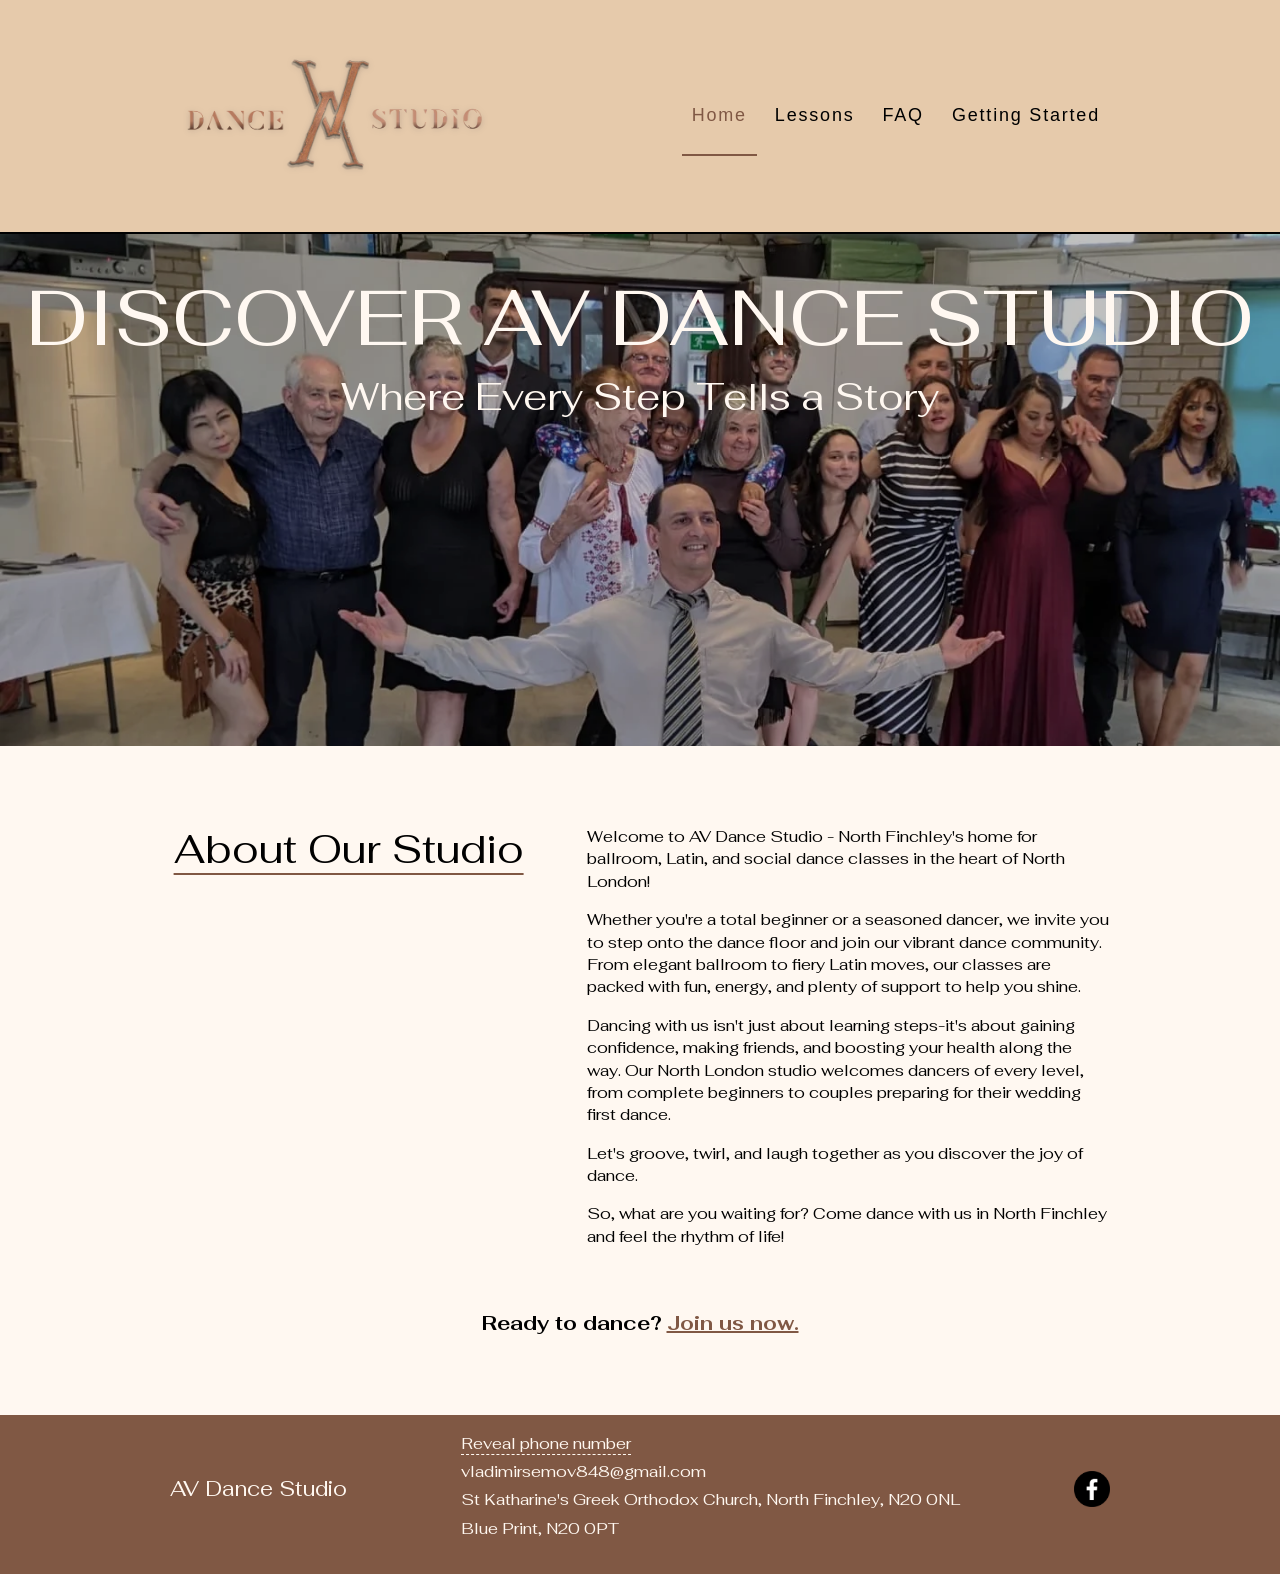
<file: index.html>
<!DOCTYPE html>
<html lang="en">
<head>
<meta charset="UTF-8">
<meta name="viewport" content="width=device-width, initial-scale=1.0">
<title>Dance Classes in North Finchley & North London | AV Dance Studio</title>
<meta name="description" content="Learn to dance with confidence at AV Dance Studio in North Finchley. Ballroom, Latin, wedding first dances & group classes for all ages. Book now.">
<link rel="canonical" href="https://www.avdancestudio.co.uk/">
<link rel="icon" type="image/webp" href="images/logo.webp">
<meta property="og:title" content="Dance Classes in North Finchley & North London | AV Dance Studio">
<meta property="og:description" content="Learn to dance with confidence at AV Dance Studio in North Finchley. Ballroom, Latin, wedding first dances & group classes for all ages.">
<meta property="og:image" content="https://www.avdancestudio.co.uk/images/og-cover.webp">
<meta property="og:url" content="https://www.avdancestudio.co.uk/">
<meta property="og:type" content="website">
<meta property="og:locale" content="en_GB">
<script type="application/ld+json">
{
  "@context": "https://schema.org",
  "@type": "DanceSchool",
  "name": "AV Dance Studio",
  "image": "https://www.avdancestudio.co.uk/images/hero-v2.webp",
  "url": "https://www.avdancestudio.co.uk",
  "telephone": "+447717380266",
  "email": "info@avdancestudio.co.uk",
  "address": [
    {
      "@type": "PostalAddress",
      "streetAddress": "St Katharine's Greek Orthodox Church",
      "addressLocality": "North Finchley",
      "postalCode": "N20 0NL",
      "addressCountry": "GB"
    },
    {
      "@type": "PostalAddress",
      "streetAddress": "Blue Print",
      "addressLocality": "North Finchley",
      "postalCode": "N20 0PT",
      "addressCountry": "GB"
    }
  ],
  "areaServed": ["North Finchley", "North London", "London", "Barnet", "Finchley"],
  "openingHoursSpecification": [
    {
      "@type": "OpeningHoursSpecification",
      "dayOfWeek": ["Monday", "Tuesday", "Wednesday", "Thursday", "Friday"],
      "opens": "10:00",
      "closes": "22:00"
    }
  ],
  "priceRange": "££"
}
</script>
<script type="application/ld+json">
{
  "@context": "https://schema.org",
  "@type": "WebSite",
  "name": "AV Dance Studio",
  "url": "https://www.avdancestudio.co.uk"
}
</script>
<link rel="stylesheet" href="styles.css">
</head>
<body>

<a href="#top" class="skip-link">Skip to main content</a>

<header class="site-header">
  <div class="header-inner">
    <a href="#top" class="brand">
      <img src="images/logo.webp" width="1500" height="567" loading="lazy" alt="AV Dance Studio logo" class="brand-logo">
    </a>
    <nav class="main-nav">
      <ul>
        <li><a href="#top" class="active">Home</a></li>
        <li><a href="lessons.html">Lessons</a></li>
        <li><a href="faq.html">FAQ</a></li>
        <li><a href="getting-started.html">Getting Started</a></li>
      </ul>
    </nav>
  </div>
  <button class="nav-toggle" id="nav-toggle" aria-label="Toggle navigation" aria-expanded="false">
    <span></span><span></span><span></span>
  </button>
  <nav class="mobile-nav" id="main-nav">
    <ul>
      <li><a href="#top" class="active">Home</a></li>
      <li><a href="lessons.html">Lessons</a></li>
      <li><a href="faq.html">FAQ</a></li>
      <li><a href="getting-started.html">Getting Started</a></li>
    </ul>
  </nav>
</header>

<section class="hero" id="top">
  <img src="images/hero-v2.webp" width="1424" height="1200" alt="Group of dance students celebrating together at AV Dance Studio, North Finchley" class="hero-bg">
  <div class="hero-overlay"></div>
  <div class="hero-content">
    <h1>Discover AV Dance Studio</h1>
    <h2>Where Every Step Tells a Story</h2>
  </div>
</section>

<section class="about" id="about">
  <div class="container">
    <div class="about-grid">
      <div class="about-heading">
        <h2 class="page-title">About Our Studio</h2>
      </div>
      <div class="about-text">
        <p>Welcome to AV Dance Studio - North Finchley's home for ballroom, Latin, and social dance classes in the heart of North London!</p>
        <p>Whether you're a total beginner or a seasoned dancer, we invite you to step onto the dance floor and join our vibrant dance community. From elegant ballroom to fiery Latin moves, our classes are packed with fun, energy, and plenty of support to help you shine.</p>
        <p>Dancing with us isn't just about learning steps-it's about gaining confidence, making friends, and boosting your health along the way. Our North London studio welcomes dancers of every level, from complete beginners to couples preparing for their wedding first dance.</p>
        <p>Let's groove, twirl, and laugh together as you discover the joy of dance.</p>
        <p>So, what are you waiting for? Come dance with us in North Finchley and feel the rhythm of life!</p>
      </div>
    </div>
    <p class="about-cta">Ready to dance? <a href="getting-started.html" class="cta-link">Join us now.</a></p>
  </div>
</section>

<footer class="site-footer">
  <div class="container footer-grid">
    <p class="footer-title">AV Dance Studio</p>
    <div class="footer-contact">
      <p><span class="footer-phone-reveal" role="button" tabindex="0">Reveal phone number</span></p>
      <p><a href="mailto:vladimirsemov848@gmail.com">vladimirsemov848@gmail.com</a></p>
      <p>St Katharine's Greek Orthodox Church, North Finchley, N20 0NL</p>
      <p>Blue Print, N20 0PT</p>
    </div>
    <a href="https://www.facebook.com/profile.php?id=61595454142704" target="_blank" rel="noopener" class="footer-social">
      <img src="images/facebook.webp" width="201" height="201" loading="lazy" alt="AV Dance Studio on Facebook">
    </a>
  </div>
</footer>

<script src="script.js" defer></script>
</body>
</html>
</file>
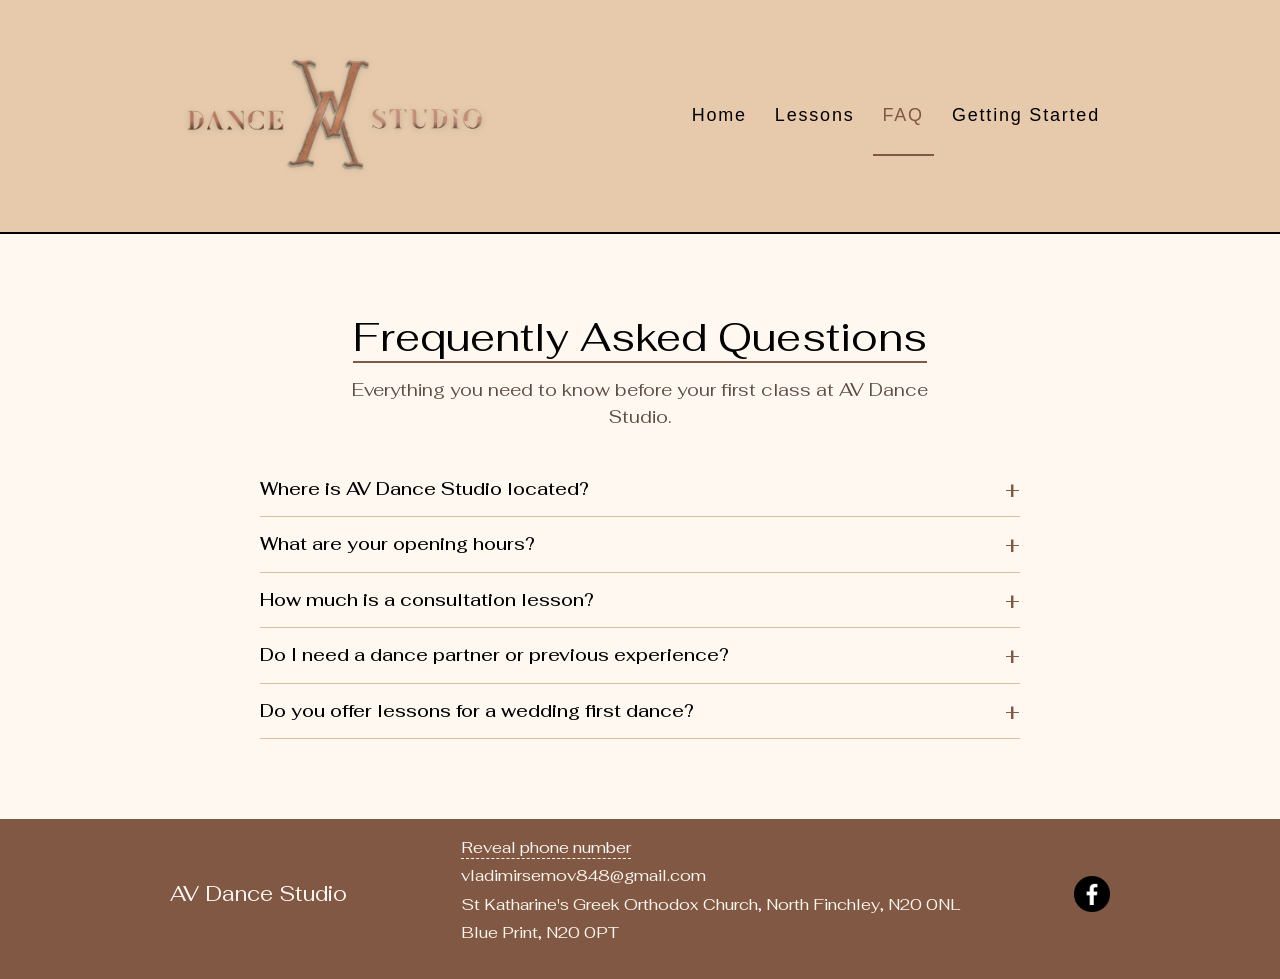
<file: faq.html>
<!DOCTYPE html>
<html lang="en">
<head>
<meta charset="UTF-8">
<meta name="viewport" content="width=device-width, initial-scale=1.0">
<title>FAQs — Dance Classes & Lessons | AV Dance Studio, North Finchley</title>
<meta name="description" content="Got questions about dance classes in North Finchley? Find answers on pricing, partners, wedding lessons & more at AV Dance Studio.">
<link rel="canonical" href="https://www.avdancestudio.co.uk/faq.html">
<link rel="icon" type="image/webp" href="images/logo.webp">
<meta property="og:title" content="FAQs — Dance Classes & Lessons | AV Dance Studio">
<meta property="og:description" content="Got questions about dance classes in North Finchley? Find answers on pricing, partners, wedding lessons & more.">
<meta property="og:image" content="https://www.avdancestudio.co.uk/images/og-cover.webp">
<meta property="og:url" content="https://www.avdancestudio.co.uk/faq.html">
<meta property="og:type" content="website">
<meta property="og:locale" content="en_GB">
<script type="application/ld+json">
{
  "@context": "https://schema.org",
  "@type": "DanceSchool",
  "name": "AV Dance Studio",
  "image": "https://www.avdancestudio.co.uk/images/hero-v2.webp",
  "url": "https://www.avdancestudio.co.uk",
  "telephone": "+447717380266",
  "email": "info@avdancestudio.co.uk",
  "address": [
    {
      "@type": "PostalAddress",
      "streetAddress": "St Katharine's Greek Orthodox Church",
      "addressLocality": "North Finchley",
      "postalCode": "N20 0NL",
      "addressCountry": "GB"
    },
    {
      "@type": "PostalAddress",
      "streetAddress": "Blue Print",
      "addressLocality": "North Finchley",
      "postalCode": "N20 0PT",
      "addressCountry": "GB"
    }
  ],
  "areaServed": ["North Finchley", "North London", "London", "Barnet", "Finchley"],
  "openingHoursSpecification": [
    {
      "@type": "OpeningHoursSpecification",
      "dayOfWeek": ["Monday", "Tuesday", "Wednesday", "Thursday", "Friday"],
      "opens": "10:00",
      "closes": "22:00"
    }
  ],
  "priceRange": "££"
}
</script>
<script type="application/ld+json">
{
  "@context": "https://schema.org",
  "@type": "FAQPage",
  "mainEntity": [
    {
      "@type": "Question",
      "name": "Where is AV Dance Studio located?",
      "acceptedAnswer": { "@type": "Answer", "text": "We teach at two locations: St Katharine's Greek Orthodox Church, North Finchley, N20 0NL, and Blue Print, N20 0PT." }
    },
    {
      "@type": "Question",
      "name": "What are your opening hours?",
      "acceptedAnswer": { "@type": "Answer", "text": "Monday to Friday, 10:00-22:00." }
    },
    {
      "@type": "Question",
      "name": "How much is a consultation lesson?",
      "acceptedAnswer": { "@type": "Answer", "text": "£20 for a single New Student Consultation lesson, or £25 for a couple." }
    },
    {
      "@type": "Question",
      "name": "Do I need a dance partner or previous experience?",
      "acceptedAnswer": { "@type": "Answer", "text": "No. Our beginner lessons welcome total beginners, with or without a partner." }
    },
    {
      "@type": "Question",
      "name": "Do you offer lessons for a wedding first dance?",
      "acceptedAnswer": { "@type": "Answer", "text": "Yes. Our Wedding Package includes 4 personal lessons for £200." }
    }
  ]
}
</script>
<link rel="stylesheet" href="styles.css">
</head>
<body>

<a href="#faq" class="skip-link">Skip to main content</a>

<header class="site-header">
  <div class="header-inner">
    <a href="index.html" class="brand">
      <img src="images/logo.webp" width="1500" height="567" loading="lazy" alt="AV Dance Studio logo" class="brand-logo">
    </a>
    <nav class="main-nav">
      <ul>
        <li><a href="index.html">Home</a></li>
        <li><a href="lessons.html">Lessons</a></li>
        <li><a href="faq.html" class="active">FAQ</a></li>
        <li><a href="getting-started.html">Getting Started</a></li>
      </ul>
    </nav>
  </div>
  <button class="nav-toggle" id="nav-toggle" aria-label="Toggle navigation" aria-expanded="false">
    <span></span><span></span><span></span>
  </button>
  <nav class="mobile-nav" id="main-nav">
    <ul>
      <li><a href="index.html">Home</a></li>
      <li><a href="lessons.html">Lessons</a></li>
      <li><a href="faq.html" class="active">FAQ</a></li>
      <li><a href="getting-started.html">Getting Started</a></li>
    </ul>
  </nav>
</header>

<section class="faq" id="faq">
  <div class="container">
    <h1 class="page-title">Frequently Asked Questions</h1>
    <p class="section-intro">Everything you need to know before your first class at AV Dance Studio.</p>
    <div class="faq-list">
      <details class="faq-item">
        <summary>Where is AV Dance Studio located?</summary>
        <p>We teach at two locations: St Katharine's Greek Orthodox Church, North Finchley, N20 0NL, and Blue Print, N20 0PT.</p>
      </details>
      <details class="faq-item">
        <summary>What are your opening hours?</summary>
        <p>Monday to Friday, 10:00-22:00.</p>
      </details>
      <details class="faq-item">
        <summary>How much is a consultation lesson?</summary>
        <p>£20 for a single New Student <a href="lessons.html" class="text-link">Consultation lesson</a>, or £25 for a couple.</p>
      </details>
      <details class="faq-item">
        <summary>Do I need a dance partner or previous experience?</summary>
        <p>No. Our <a href="lessons.html" class="text-link">beginner lessons</a> welcome total beginners, with or without a partner.</p>
      </details>
      <details class="faq-item">
        <summary>Do you offer lessons for a wedding first dance?</summary>
        <p>Yes. Our <a href="lessons.html" class="text-link">Wedding Package</a> includes 4 personal lessons for £200.</p>
      </details>
    </div>
  </div>
</section>

<footer class="site-footer">
  <div class="container footer-grid">
    <p class="footer-title">AV Dance Studio</p>
    <div class="footer-contact">
      <p><span class="footer-phone-reveal" role="button" tabindex="0">Reveal phone number</span></p>
      <p><a href="mailto:vladimirsemov848@gmail.com">vladimirsemov848@gmail.com</a></p>
      <p>St Katharine's Greek Orthodox Church, North Finchley, N20 0NL</p>
      <p>Blue Print, N20 0PT</p>
    </div>
    <a href="https://www.facebook.com/profile.php?id=61595454142704" target="_blank" rel="noopener" class="footer-social">
      <img src="images/facebook.webp" width="201" height="201" loading="lazy" alt="AV Dance Studio on Facebook">
    </a>
  </div>
</footer>

<script src="script.js" defer></script>
</body>
</html>
</file>
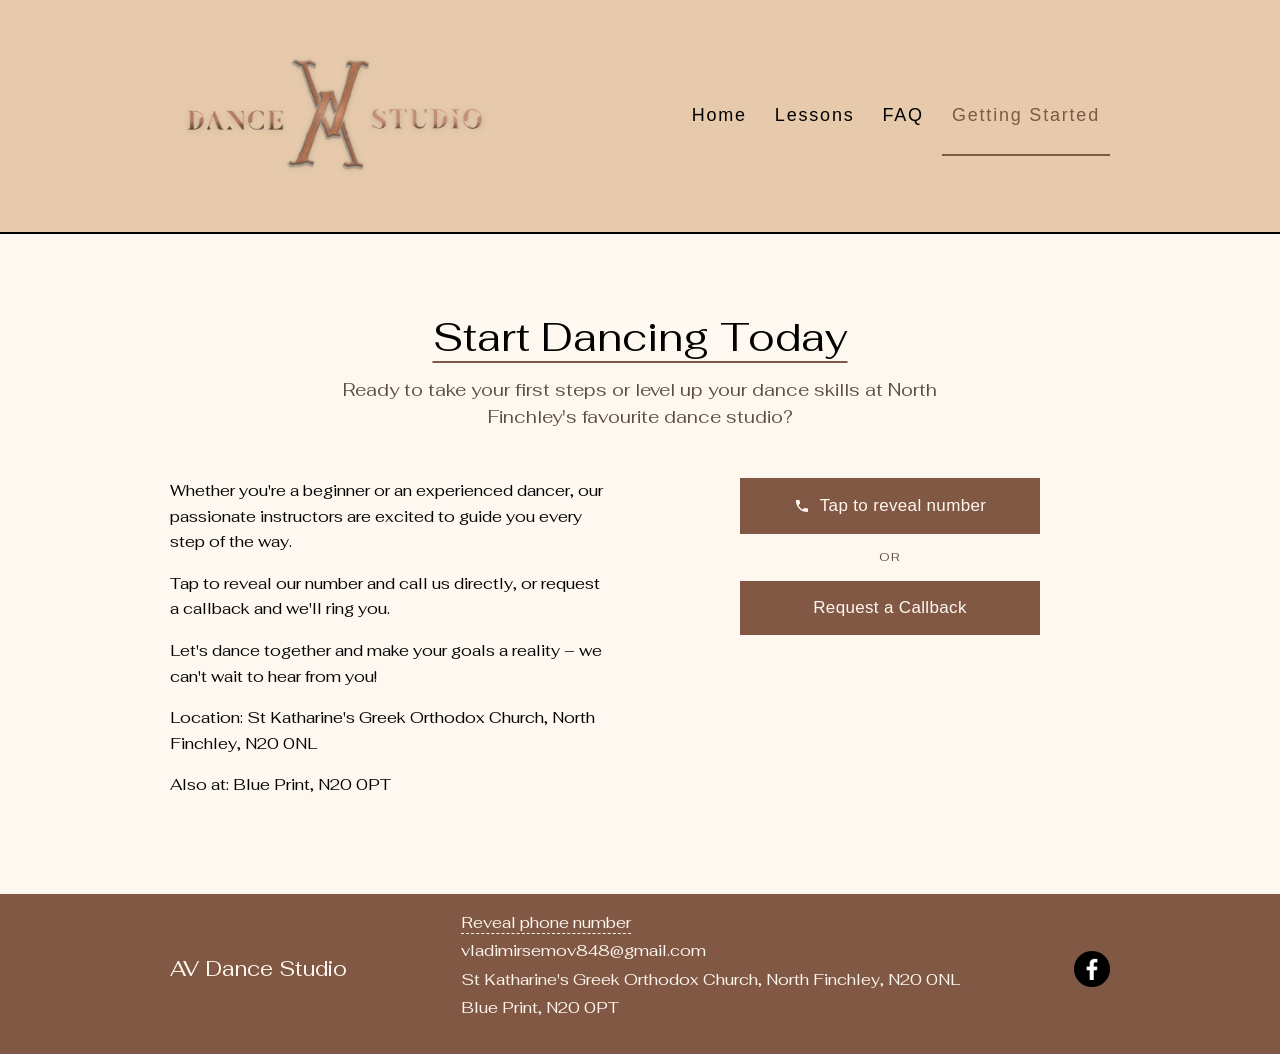
<file: getting-started.html>
<!DOCTYPE html>
<html lang="en">
<head>
<meta charset="UTF-8">
<meta name="viewport" content="width=device-width, initial-scale=1.0">
<title>Book a Dance Lesson in North Finchley | AV Dance Studio</title>
<meta name="description" content="Ready to start dancing? Book your first lesson at AV Dance Studio in North Finchley. Contact us today — beginners & couples welcome.">
<link rel="canonical" href="https://www.avdancestudio.co.uk/getting-started.html">
<link rel="icon" type="image/webp" href="images/logo.webp">
<meta property="og:title" content="Book a Dance Lesson | AV Dance Studio, North Finchley">
<meta property="og:description" content="Ready to start dancing? Book your first lesson at AV Dance Studio in North Finchley — beginners & couples welcome.">
<meta property="og:image" content="https://www.avdancestudio.co.uk/images/og-cover.webp">
<meta property="og:url" content="https://www.avdancestudio.co.uk/getting-started.html">
<meta property="og:type" content="website">
<meta property="og:locale" content="en_GB">
<script type="application/ld+json">
{
  "@context": "https://schema.org",
  "@type": "DanceSchool",
  "name": "AV Dance Studio",
  "image": "https://www.avdancestudio.co.uk/images/hero-v2.webp",
  "url": "https://www.avdancestudio.co.uk",
  "telephone": "+447717380266",
  "email": "info@avdancestudio.co.uk",
  "address": [
    {
      "@type": "PostalAddress",
      "streetAddress": "St Katharine's Greek Orthodox Church",
      "addressLocality": "North Finchley",
      "postalCode": "N20 0NL",
      "addressCountry": "GB"
    },
    {
      "@type": "PostalAddress",
      "streetAddress": "Blue Print",
      "addressLocality": "North Finchley",
      "postalCode": "N20 0PT",
      "addressCountry": "GB"
    }
  ],
  "areaServed": ["North Finchley", "North London", "London", "Barnet", "Finchley"],
  "openingHoursSpecification": [
    {
      "@type": "OpeningHoursSpecification",
      "dayOfWeek": ["Monday", "Tuesday", "Wednesday", "Thursday", "Friday"],
      "opens": "10:00",
      "closes": "22:00"
    }
  ],
  "priceRange": "££"
}
</script>
<link rel="stylesheet" href="styles.css">
</head>
<body>

<a href="#getting-started" class="skip-link">Skip to main content</a>

<header class="site-header">
  <div class="header-inner">
    <a href="index.html" class="brand">
      <img src="images/logo.webp" width="1500" height="567" loading="lazy" alt="AV Dance Studio logo" class="brand-logo">
    </a>
    <nav class="main-nav">
      <ul>
        <li><a href="index.html">Home</a></li>
        <li><a href="lessons.html">Lessons</a></li>
        <li><a href="faq.html">FAQ</a></li>
        <li><a href="getting-started.html" class="active">Getting Started</a></li>
      </ul>
    </nav>
  </div>
  <button class="nav-toggle" id="nav-toggle" aria-label="Toggle navigation" aria-expanded="false">
    <span></span><span></span><span></span>
  </button>
  <nav class="mobile-nav" id="main-nav">
    <ul>
      <li><a href="index.html">Home</a></li>
      <li><a href="lessons.html">Lessons</a></li>
      <li><a href="faq.html">FAQ</a></li>
      <li><a href="getting-started.html" class="active">Getting Started</a></li>
    </ul>
  </nav>
</header>

<section class="cta" id="getting-started">
  <div class="container">
    <h1 class="page-title">Start Dancing Today</h1>
    <p class="section-intro">Ready to take your first steps or level up your dance skills at North Finchley's favourite dance studio?</p>

    <div class="cta-panel-grid">
      <div class="cta-info">
        <p>Whether you're a beginner or an experienced dancer, our passionate instructors are excited to guide you every step of the way.</p>
        <p>Tap to reveal our number and call us directly, or request a callback and we'll ring you.</p>
        <p>Let's dance together and make your goals a reality &ndash; we can't wait to hear from you!</p>
        <p>Location: St Katharine's Greek Orthodox Church, North Finchley, N20 0NL</p>
        <p>Also at: Blue Print, N20 0PT</p>
      </div>

      <div class="contact-options">
        <div class="contact-buttons-row">
          <span class="btn contact-btn" id="phoneReveal" role="button" tabindex="0">
            <svg class="phone-icon" viewBox="0 0 24 24" fill="currentColor" aria-hidden="true">
              <path d="M6.62 10.79a15.05 15.05 0 0 0 6.59 6.59l2.2-2.2a1 1 0 0 1 1.01-.24 11.36 11.36 0 0 0 3.58.57 1 1 0 0 1 1 1V20a1 1 0 0 1-1 1A17 17 0 0 1 3 4a1 1 0 0 1 1-1h3.5a1 1 0 0 1 1 1 11.36 11.36 0 0 0 .57 3.58 1 1 0 0 1-.25 1.01l-2.2 2.2Z"/>
            </svg>
            Tap to reveal number
          </span>
          <span class="callback-divider">or</span>
          <button
            type="button"
            class="btn contact-btn"
            data-tally-open="xXOp7r"
            data-tally-align-left="1"
            data-tally-overlay="1"
            data-tally-emoji-animation="wave"
          >Request a Callback</button>
        </div>
      </div>
    </div>
  </div>
</section>

<footer class="site-footer">
  <div class="container footer-grid">
    <p class="footer-title">AV Dance Studio</p>
    <div class="footer-contact">
      <p><span class="footer-phone-reveal" role="button" tabindex="0">Reveal phone number</span></p>
      <p><a href="mailto:vladimirsemov848@gmail.com">vladimirsemov848@gmail.com</a></p>
      <p>St Katharine's Greek Orthodox Church, North Finchley, N20 0NL</p>
      <p>Blue Print, N20 0PT</p>
    </div>
    <a href="https://www.facebook.com/profile.php?id=61595454142704" target="_blank" rel="noopener" class="footer-social">
      <img src="images/facebook.webp" width="201" height="201" loading="lazy" alt="AV Dance Studio on Facebook">
    </a>
  </div>
</footer>

<script async src="https://tally.so/widgets/embed.js"></script>
<script src="script.js" defer></script>
</body>
</html>
</file>
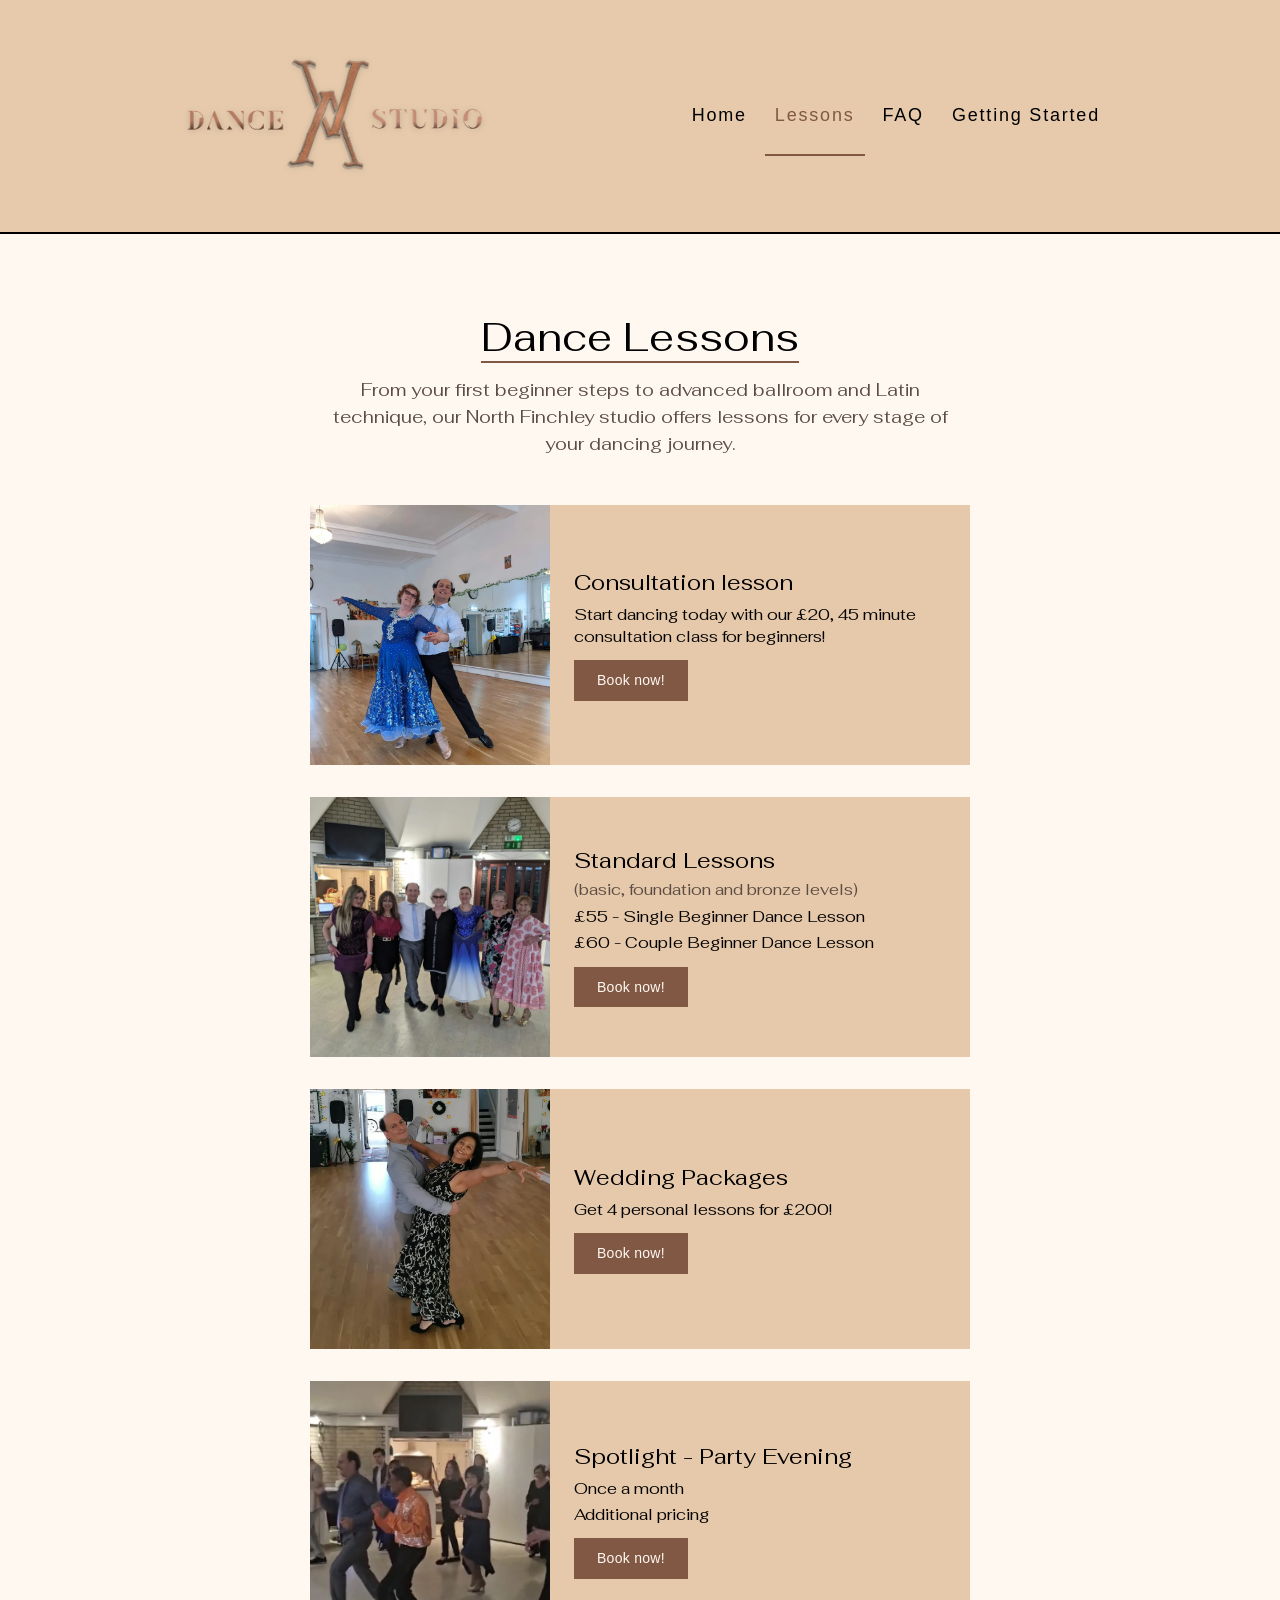
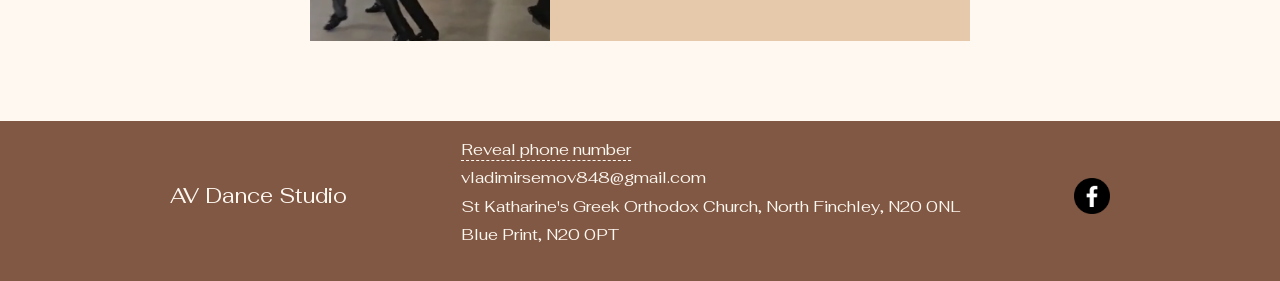
<file: lessons.html>
<!DOCTYPE html>
<html lang="en">
<head>
<meta charset="UTF-8">
<meta name="viewport" content="width=device-width, initial-scale=1.0">
<title>Ballroom, Latin & Wedding Dance Lessons | AV Dance Studio, North Finchley</title>
<meta name="description" content="Beginner to advanced ballroom & Latin dance lessons in North Finchley. Wedding first-dance packages from £180. Book your £20 consultation lesson today.">
<link rel="canonical" href="https://www.avdancestudio.co.uk/lessons.html">
<link rel="icon" type="image/webp" href="images/logo.webp">
<meta property="og:title" content="Ballroom, Latin & Wedding Dance Lessons | AV Dance Studio">
<meta property="og:description" content="Beginner to advanced ballroom & Latin dance lessons in North Finchley. Wedding first-dance packages from £180.">
<meta property="og:image" content="https://www.avdancestudio.co.uk/images/og-cover.webp">
<meta property="og:url" content="https://www.avdancestudio.co.uk/lessons.html">
<meta property="og:type" content="website">
<meta property="og:locale" content="en_GB">
<script type="application/ld+json">
{
  "@context": "https://schema.org",
  "@type": "DanceSchool",
  "name": "AV Dance Studio",
  "image": "https://www.avdancestudio.co.uk/images/hero-v2.webp",
  "url": "https://www.avdancestudio.co.uk",
  "telephone": "+447717380266",
  "email": "info@avdancestudio.co.uk",
  "address": [
    {
      "@type": "PostalAddress",
      "streetAddress": "St Katharine's Greek Orthodox Church",
      "addressLocality": "North Finchley",
      "postalCode": "N20 0NL",
      "addressCountry": "GB"
    },
    {
      "@type": "PostalAddress",
      "streetAddress": "Blue Print",
      "addressLocality": "North Finchley",
      "postalCode": "N20 0PT",
      "addressCountry": "GB"
    }
  ],
  "areaServed": ["North Finchley", "North London", "London", "Barnet", "Finchley"],
  "openingHoursSpecification": [
    {
      "@type": "OpeningHoursSpecification",
      "dayOfWeek": ["Monday", "Tuesday", "Wednesday", "Thursday", "Friday"],
      "opens": "10:00",
      "closes": "22:00"
    }
  ],
  "priceRange": "££"
}
</script>
<script type="application/ld+json">
{
  "@context": "https://schema.org",
  "@type": "Service",
  "serviceType": "Dance Lessons",
  "provider": {
    "@type": "DanceSchool",
    "name": "AV Dance Studio"
  },
  "areaServed": "North Finchley",
  "offers": [
    { "@type": "Offer", "name": "Consultation Lesson", "price": "20", "priceCurrency": "GBP" },
    { "@type": "Offer", "name": "Couple Beginner Lesson", "price": "60", "priceCurrency": "GBP" },
    { "@type": "Offer", "name": "Wedding Package (4 lessons)", "price": "200", "priceCurrency": "GBP" },
    { "@type": "Offer", "name": "Spotlight - Party Evening", "description": "Once a month - additional pricing" }
  ]
}
</script>
<link rel="stylesheet" href="styles.css">
</head>
<body>

<a href="#lessons" class="skip-link">Skip to main content</a>

<header class="site-header">
  <div class="header-inner">
    <a href="index.html" class="brand">
      <img src="images/logo.webp" width="1500" height="567" loading="lazy" alt="AV Dance Studio logo" class="brand-logo">
    </a>
    <nav class="main-nav">
      <ul>
        <li><a href="index.html">Home</a></li>
        <li><a href="lessons.html" class="active">Lessons</a></li>
        <li><a href="faq.html">FAQ</a></li>
        <li><a href="getting-started.html">Getting Started</a></li>
      </ul>
    </nav>
  </div>
  <button class="nav-toggle" id="nav-toggle" aria-label="Toggle navigation" aria-expanded="false">
    <span></span><span></span><span></span>
  </button>
  <nav class="mobile-nav" id="main-nav">
    <ul>
      <li><a href="index.html">Home</a></li>
      <li><a href="lessons.html" class="active">Lessons</a></li>
      <li><a href="faq.html">FAQ</a></li>
      <li><a href="getting-started.html">Getting Started</a></li>
    </ul>
  </nav>
</header>

<section class="lessons" id="lessons">
  <div class="container">
    <h1 class="page-title">Dance Lessons</h1>
    <p class="section-intro">From your first beginner steps to advanced ballroom and Latin technique, our North Finchley studio offers lessons for every stage of your dancing journey.</p>
    <div class="rows">
      <div class="row-card">
        <img src="images/consultation.classes.webp" width="1504" height="2016" loading="lazy" alt="New students taking a consultation dance lesson at AV Dance Studio, North Finchley">
        <div class="row-content">
          <h3 class="card-title">Consultation lesson</h3>
          <p>Start dancing today with our £20, 45 minute consultation class for beginners!</p>
          <a href="getting-started.html" class="btn">Book now!</a>
        </div>
      </div>
      <div class="row-card">
        <img src="images/sample.webp" width="1200" height="1600" loading="lazy" alt="Beginner couple practicing ballroom dance steps" class="crop-center">
        <div class="row-content">
          <h3 class="card-title">Standard Lessons</h3>
          <p class="card-subtext">(basic, foundation and bronze levels)</p>
          <p>£55 - Single Beginner Dance Lesson</p>
          <p>£60 - Couple Beginner Dance Lesson</p>
          <a href="getting-started.html" class="btn">Book now!</a>
        </div>
      </div>
      <div class="row-card">
        <img src="images/wedding-lessons.webp" width="900" height="930" loading="lazy" alt="Rehearsing the wedding first dance">
        <div class="row-content">
          <h3 class="card-title">Wedding Packages</h3>
          <p>Get 4 personal lessons for £200!</p>
          <a href="getting-started.html" class="btn">Book now!</a>
        </div>
      </div>
      <div class="row-card">
        <img src="images/spotlight.webp" width="853" height="605" loading="lazy" alt="Guests celebrating at a Spotlight party evening at AV Dance Studio" class="crop-center">
        <div class="row-content">
          <h3 class="card-title">Spotlight - Party Evening</h3>
          <p>Once a month</p>
          <p>Additional pricing</p>
          <a href="getting-started.html" class="btn">Book now!</a>
        </div>
      </div>
    </div>
  </div>
</section>

<footer class="site-footer">
  <div class="container footer-grid">
    <p class="footer-title">AV Dance Studio</p>
    <div class="footer-contact">
      <p><span class="footer-phone-reveal" role="button" tabindex="0">Reveal phone number</span></p>
      <p><a href="mailto:vladimirsemov848@gmail.com">vladimirsemov848@gmail.com</a></p>
      <p>St Katharine's Greek Orthodox Church, North Finchley, N20 0NL</p>
      <p>Blue Print, N20 0PT</p>
    </div>
    <a href="https://www.facebook.com/profile.php?id=61595454142704" target="_blank" rel="noopener" class="footer-social">
      <img src="images/facebook.webp" width="201" height="201" loading="lazy" alt="AV Dance Studio on Facebook">
    </a>
  </div>
</footer>

<script src="script.js" defer></script>
</body>
</html>
</file>
<file: styles.css>
@import url('https://fonts.googleapis.com/css2?family=Fahkwang:wght@300;400;500;600&display=swap');

:root {
  --cream: #FFF8F1;
  --brown: #5B4D43;
  --copper: #805844;
  --gold: #C9A227;
  --crimson: #6E0D25;
  --tan: #E0BE9A;
  --box-bg: rgba(224, 190, 154, 0.8);
  --black: #000000;
  --gray: #E2E2E2;
  --success: #05C8A1;
  --font: 'Fahkwang', sans-serif;
  --font-nav: 'Helvetica Neue', Helvetica, Arial, sans-serif;
}

* { box-sizing: border-box; margin: 0; padding: 0; }

html { scroll-behavior: smooth; }

#top, #about, #lessons, #faq, #getting-started {
  scroll-margin-top: 152px;
}

body {
  font-family: var(--font);
  color: var(--black);
  background: var(--cream);
  line-height: 1.4em;
  min-height: 100vh;
  min-height: 100dvh;
  display: flex;
  flex-direction: column;
}

/* Custom cursor trail: fading music notes */
.cursor-note {
  position: fixed;
  top: 0;
  left: 0;
  pointer-events: none;
  z-index: 9999;
  font-size: 20px;
  line-height: 1;
  color: var(--copper);
  animation: note-fade 900ms ease-out forwards;
}

@keyframes note-fade {
  0% {
    opacity: 0.9;
    transform: translate(-50%, -50%) rotate(var(--note-rot, 0deg)) scale(1);
  }
  100% {
    opacity: 0;
    transform: translate(-50%, -50%) rotate(var(--note-rot, 0deg)) translateY(-16px) scale(0.8);
  }
}

@media (hover: none), (pointer: coarse) {
  .cursor-note { display: none; }
}

img { max-width: 100%; display: block; }

.container {
  max-width: 980px;
  margin: 0 auto;
  padding: 0 20px;
}

a { color: inherit; text-decoration: none; }
a:visited { color: inherit; }

h1, h2, h3, p { font-family: var(--font); font-weight: 400; }

/* Shared page title (About Us, Lessons, FAQ, Start Dancing Today) */
.page-title {
  font-size: 40px;
  font-weight: 400;
  line-height: 1.15em;
  text-align: center;
  overflow-wrap: break-word;
  margin-bottom: 16px;
  text-decoration: underline;
  text-decoration-color: var(--copper);
  text-decoration-thickness: 2px;
  text-underline-offset: 10px;
}

/* Skip link */
.skip-link {
  position: absolute;
  top: -40px;
  left: 0;
  background: #000;
  color: #fff;
  padding: 8px 16px;
  z-index: 1000;
  text-decoration: none;
  font-size: 14px;
  transition: top 0.2s ease;
}

.skip-link:focus {
  top: 0;
}

/* Header / Nav */
.site-header {
  background: var(--box-bg);
  border-bottom: 2px solid var(--black);
  position: sticky;
  top: 0;
  z-index: 100;
}

.header-inner {
  max-width: 980px;
  margin: 0 auto;
  padding: 56px 20px;
  display: flex;
  align-items: center;
  justify-content: space-between;
  gap: 24px;
  min-height: 170px;
  position: relative;
  transition: padding 0.2s ease, min-height 0.2s ease;
}

.brand { flex-shrink: 0; }

.brand-logo {
  height: 120px;
  width: auto;
  filter: drop-shadow(0 1px 3px rgba(0, 0, 0, 0.18));
  transition: height 0.2s ease;
}

.main-nav ul {
  list-style: none;
  display: flex;
  gap: 8px;
}

.main-nav a {
  display: block;
  padding: 28px 10px;
  font-family: var(--font-nav);
  font-size: 18px;
  letter-spacing: 0.1em;
  color: var(--black);
  border-bottom: 2px solid transparent;
  transition: border-color 0.2s ease;
  white-space: nowrap;
}

.main-nav a:hover,
.main-nav a:focus {
  border-bottom-color: var(--black);
  text-decoration: underline;
}

.main-nav a.active {
  color: var(--copper);
  border-bottom-color: var(--copper);
}

.mobile-nav { display: none; }

.nav-toggle {
  display: none;
  flex-direction: column;
  justify-content: space-between;
  width: 28px;
  height: 20px;
  background: none;
  border: none;
  cursor: pointer;
  padding: 0;
  position: absolute;
  top: 50%;
  right: 20px;
  transform: translateY(-50%);
}

.nav-toggle span {
  display: block;
  height: 2px;
  width: 100%;
  background: var(--black);
}

/* Hero */
.hero {
  position: relative;
  aspect-ratio: 5 / 2;
  display: flex;
  align-items: flex-start;
  justify-content: center;
  overflow: hidden;
}

.hero-bg {
  position: absolute;
  inset: 0;
  width: 100%;
  height: 100%;
  object-fit: cover;
  object-position: 50% 33%;
}

.hero-overlay {
  position: absolute;
  inset: 0;
  background: rgba(0, 0, 0, 0.25);
}

.hero-content {
  position: relative;
  z-index: 1;
  text-align: center;
  color: var(--cream);
  padding: 40px 20px;
}

.hero-content h1 {
  font-size: clamp(36px, 6vw, 96px);
  line-height: 1.15em;
  text-transform: uppercase;
  margin-bottom: 8px;
}

.hero-content h2 {
  font-size: clamp(20px, 3vw, 48px);
  line-height: 1.4em;
  font-weight: 400;
}

/* About */
.about { padding: 80px 0; }

.about-grid {
  display: flex;
  gap: 60px;
  align-items: flex-start;
}

.about-heading {
  flex: 0 0 38%;
  min-width: 0;
}

.about-text {
  flex: 1 1 62%;
  min-width: 0;
}

.about-text p { font-size: 16px; margin-bottom: 16px; }

.about-cta {
  margin-top: 48px;
  text-align: center;
  font-size: 20px;
  font-weight: 700;
}

.cta-link {
  color: var(--copper);
  text-decoration: underline;
  font-weight: 700;
}

.cta-link:hover { color: var(--brown); }

.text-link {
  color: var(--copper);
  text-decoration: underline;
}

.text-link:hover { color: var(--brown); }

/* Sections shared */
.lessons { padding: 80px 0; background: var(--cream); }

.section-intro {
  max-width: 640px;
  margin: 0 auto 48px;
  text-align: center;
  font-size: 18px;
  line-height: 1.5em;
  color: var(--brown);
}

.rows {
  display: grid;
  grid-template-columns: minmax(min(660px, 100%), 660px);
  justify-content: center;
  gap: 32px;
}

.row-card {
  background: var(--box-bg);
  display: flex;
  align-items: stretch;
  gap: 24px;
  overflow: hidden;
  height: 260px;
  min-width: 0;
}

.row-card img {
  flex: 0 0 240px;
  width: 240px;
  height: 100%;
  object-fit: cover;
  object-position: center 25%;
}

.row-card img.crop-center {
  object-position: center center;
}

.row-content {
  flex: 1 1 auto;
  min-width: 0;
  padding: 20px 20px 20px 0;
  display: flex;
  flex-direction: column;
  justify-content: center;
  gap: 4px;
  overflow: hidden;
}

.card-title { font-size: 22px; font-weight: 400; margin-bottom: 4px; line-height: 1.2em; }
.card-subtext { font-size: 13px; color: var(--brown); margin-top: -2px; }
.row-content p { font-size: 16px; }

.btn {
  display: inline-block;
  align-self: flex-start;
  margin-top: 16px;
  padding: 12px 28px;
  background: var(--copper);
  color: var(--cream);
  font-family: var(--font-nav);
  font-size: 14px;
  letter-spacing: 0.02em;
  border: 1px solid var(--copper);
  transition: all 0.2s ease;
  cursor: pointer;
}

.btn:hover {
  background: var(--cream);
  color: var(--copper);
}

.row-content .btn {
  margin-top: 8px;
  padding: 8px 22px;
  flex-shrink: 0;
}

/* FAQ */
.faq { background: var(--cream); padding: 80px 0; }

.faq-list {
  max-width: 760px;
  margin: 0 auto;
  display: flex;
  flex-direction: column;
  gap: 16px;
}

.faq-item {
  border-bottom: 1px solid var(--tan);
  padding-bottom: 16px;
}

.faq-item summary {
  cursor: pointer;
  font-size: 18px;
  font-weight: 500;
  list-style: none;
  position: relative;
  padding-right: 32px;
}

.faq-item summary::-webkit-details-marker { display: none; }

.faq-item summary::after {
  content: '+';
  position: absolute;
  right: 0;
  top: 0;
  font-size: 22px;
  color: var(--copper);
}

.faq-item[open] summary::after { content: '\2212'; }

.faq-item p {
  font-size: 16px;
  line-height: 1.5em;
  margin-top: 8px;
}

/* Getting Started */
.cta { background: var(--cream); padding: 80px 0; }

.cta-panel-grid {
  display: flex;
  gap: 60px;
  align-items: flex-start;
}

.cta-info {
  flex: 1 1 50%;
  min-width: 0;
}

.cta-info p { font-size: 16px; line-height: 1.6em; margin-bottom: 16px; color: var(--black); }

/* Phone reveal / callback request */
.contact-options {
  flex: 1 1 50%;
  min-width: 0;
  display: flex;
  flex-direction: column;
}

.contact-buttons-row {
  display: flex;
  flex-direction: column;
  align-items: center;
  gap: 12px;
}

.contact-btn {
  display: inline-flex;
  align-items: center;
  justify-content: center;
  align-self: center;
  gap: 10px;
  width: 300px;
  max-width: 100%;
  font-family: var(--font-nav);
  font-size: 17px;
  letter-spacing: 0.02em;
  padding: 16px 36px;
  margin-top: 0;
}

.phone-icon {
  width: 16px;
  height: 16px;
  flex-shrink: 0;
}

.phone-link {
  display: inline-block;
  color: var(--black);
  font-size: 20px;
  font-weight: 700;
  border-bottom: 2px solid var(--copper);
}

.phone-link:hover { color: var(--copper); }

.callback-divider {
  font-size: 12px;
  letter-spacing: 0.1em;
  text-transform: uppercase;
  color: var(--brown);
}

/* Footer */
.site-footer {
  background: var(--copper);
  color: var(--cream);
  padding: 18px 0 28px;
  margin-top: auto;
}

.footer-grid {
  display: flex;
  align-items: center;
  justify-content: space-between;
  flex-wrap: wrap;
  gap: 24px;
}

.footer-title { font-size: 21px; }

.footer-contact p { font-size: 16px; margin-bottom: 6px; }

.footer-phone-reveal {
  cursor: pointer;
  border-bottom: 1px dashed var(--cream);
  transition: opacity 0.2s ease;
}

.footer-phone-reveal:hover { opacity: 0.75; }

.footer-social img { width: 36px; height: 36px; }

/* Shrink the sticky header on short viewports so it doesn't eat the screen */
@media (max-height: 700px) {
  .header-inner {
    padding: 14px 20px;
    min-height: auto;
  }

  .brand-logo { height: 56px; }

  .main-nav a { padding: 10px; }
}

/* Responsive */
@media (max-width: 600px) {
  .row-card { flex-direction: column; height: auto; }
  .row-card img { width: 100%; flex-basis: auto; height: 280px; }
  .row-content { padding: 16px; justify-content: flex-start; }
}

/* Header/nav collapse to the hamburger well before the logo + full nav
   would run out of room and squash the logo */
@media (max-width: 750px) {
  .header-inner {
    display: flex;
    justify-content: flex-start;
    padding: 20px 20px;
    min-height: auto;
  }

  .brand-logo { height: 56px; }

  .main-nav { display: none; }

  .mobile-nav {
    position: absolute;
    top: 100%;
    left: 0;
    right: 0;
    background: var(--cream);
    border-bottom: 2px solid var(--black);
    display: none;
  }

  .mobile-nav.open { display: block; }

  .mobile-nav ul {
    list-style: none;
    flex-direction: column;
    gap: 0;
  }

  .mobile-nav a {
    display: block;
    padding: 16px 20px;
    font-family: var(--font-nav);
    font-size: 16px;
    letter-spacing: 0.1em;
    color: var(--black);
    border-bottom: 1px solid var(--gray);
  }

  .mobile-nav a.active {
    color: var(--copper);
    font-weight: 600;
  }

  .nav-toggle { display: flex; }
}

@media (max-width: 767px) {
  #top, #about, #lessons, #faq, #getting-started {
    scroll-margin-top: 80px;
  }

  .about-grid { flex-direction: column; gap: 24px; }
  .about-heading { flex-basis: auto; }
  .about-text { flex-basis: auto; }

  .page-title { font-size: 26px; }
  .section-intro { font-size: 16px; }

  .cta-panel-grid { flex-direction: column; gap: 40px; }
  .cta-info, .contact-options { flex-basis: auto; }

  .footer-grid { flex-direction: column; text-align: center; }
}
</file>
